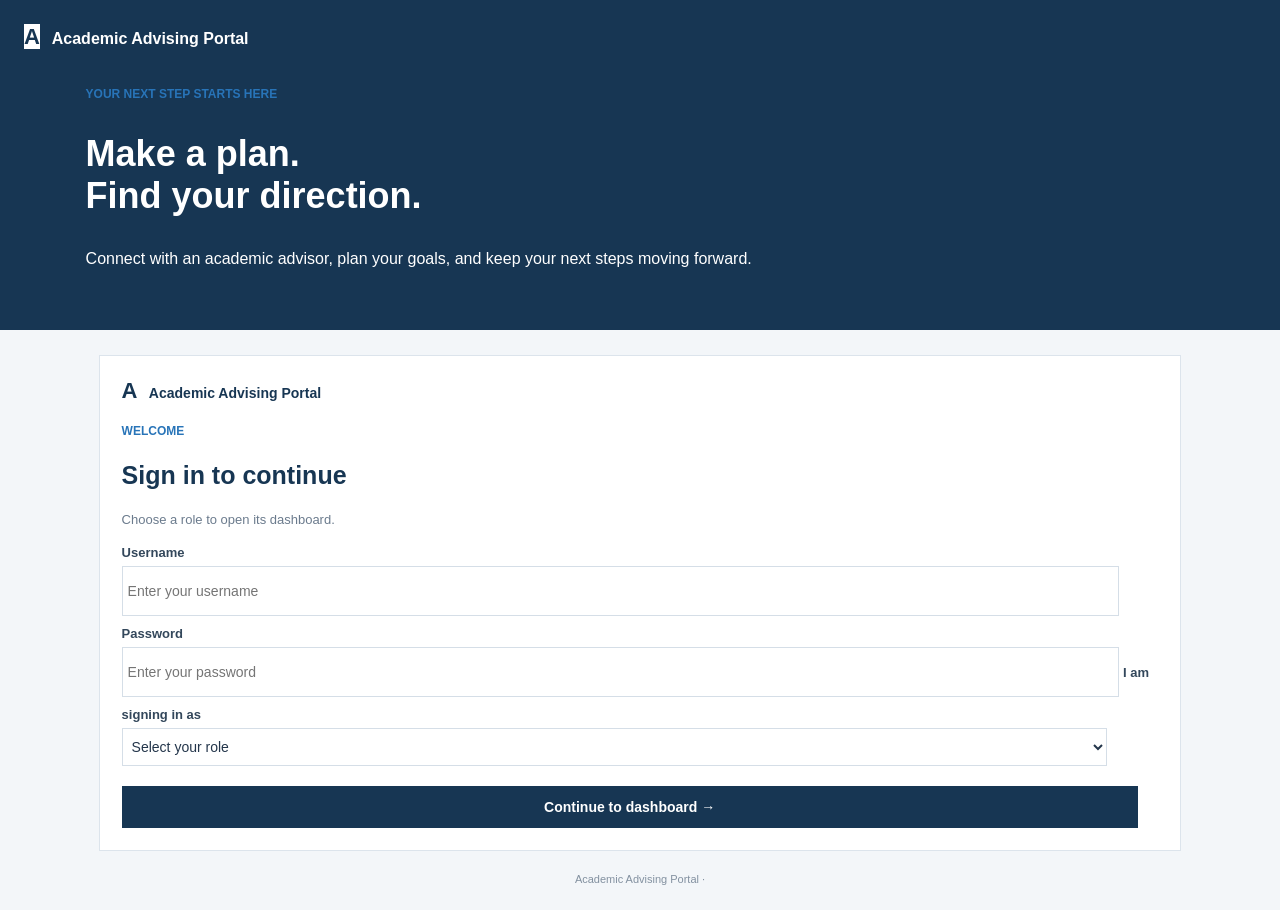
<file: index.html>
<!DOCTYPE html>
<html lang="en">
<head>
  <meta charset="UTF-8">
  <meta name="viewport" content="width=device-width, initial-scale=1.0">
  <meta name="description" content="Academic Advising Portal demonstration login">
  <title>Sign in | Academic Advising Portal</title>
  <link rel="stylesheet" href="css/login.css">
  <script src="js/login.js" defer></script>
</head>
<body>
  <main class="login-layout">
    <section class="login-intro" aria-labelledby="portal-title">
      <a class="brand" href="index.html" aria-label="Academic Advising Portal home">
        <span class="brand-mark" aria-hidden="true">A</span>
        <span>Academic Advising Portal</span>
      </a>
      <div class="intro-copy">
        <p class="eyebrow">YOUR NEXT STEP STARTS HERE</p>
        <h1>Make a plan.<br>Find your direction.</h1>
        <p>Connect with an academic advisor, plan your goals, and keep your next steps moving forward.</p>
      </div>
    </section>
    <section class="login-panel" aria-labelledby="portal-title">
      <div class="login-card">
        <div class="mobile-brand"><span class="brand-mark" aria-hidden="true">A</span> Academic Advising Portal</div>
        <p class="eyebrow">WELCOME</p>
        <h2 id="portal-title">Sign in to continue</h2>
        <p class="form-intro">Choose a role to open its dashboard.</p>
        <div id="login-error" class="message error-message" role="alert" hidden></div>
        <form id="login-form" novalidate>
          <label for="username">Username</label>
          <input id="username" name="username" type="text" autocomplete="username" placeholder="Enter your username">

          <label for="password">Password</label>
          <input id="password" name="password" type="password" autocomplete="current-password" placeholder="Enter your password">

          <label for="role">I am signing in as</label>
          <select id="role" name="role">
            <option value="">Select your role</option>
            <option value="student">Student</option>
            <option value="advisor">Advisor</option>
            <option value="administrator">Administrator</option>
          </select>

          <button class="primary-button" type="submit">Continue to dashboard <span aria-hidden="true">→</span></button>
        </form>
      </div>
      <footer>Academic Advising Portal <span aria-hidden="true">·</span></footer>
    </section>
  </main>
</body>
</html>
</file>
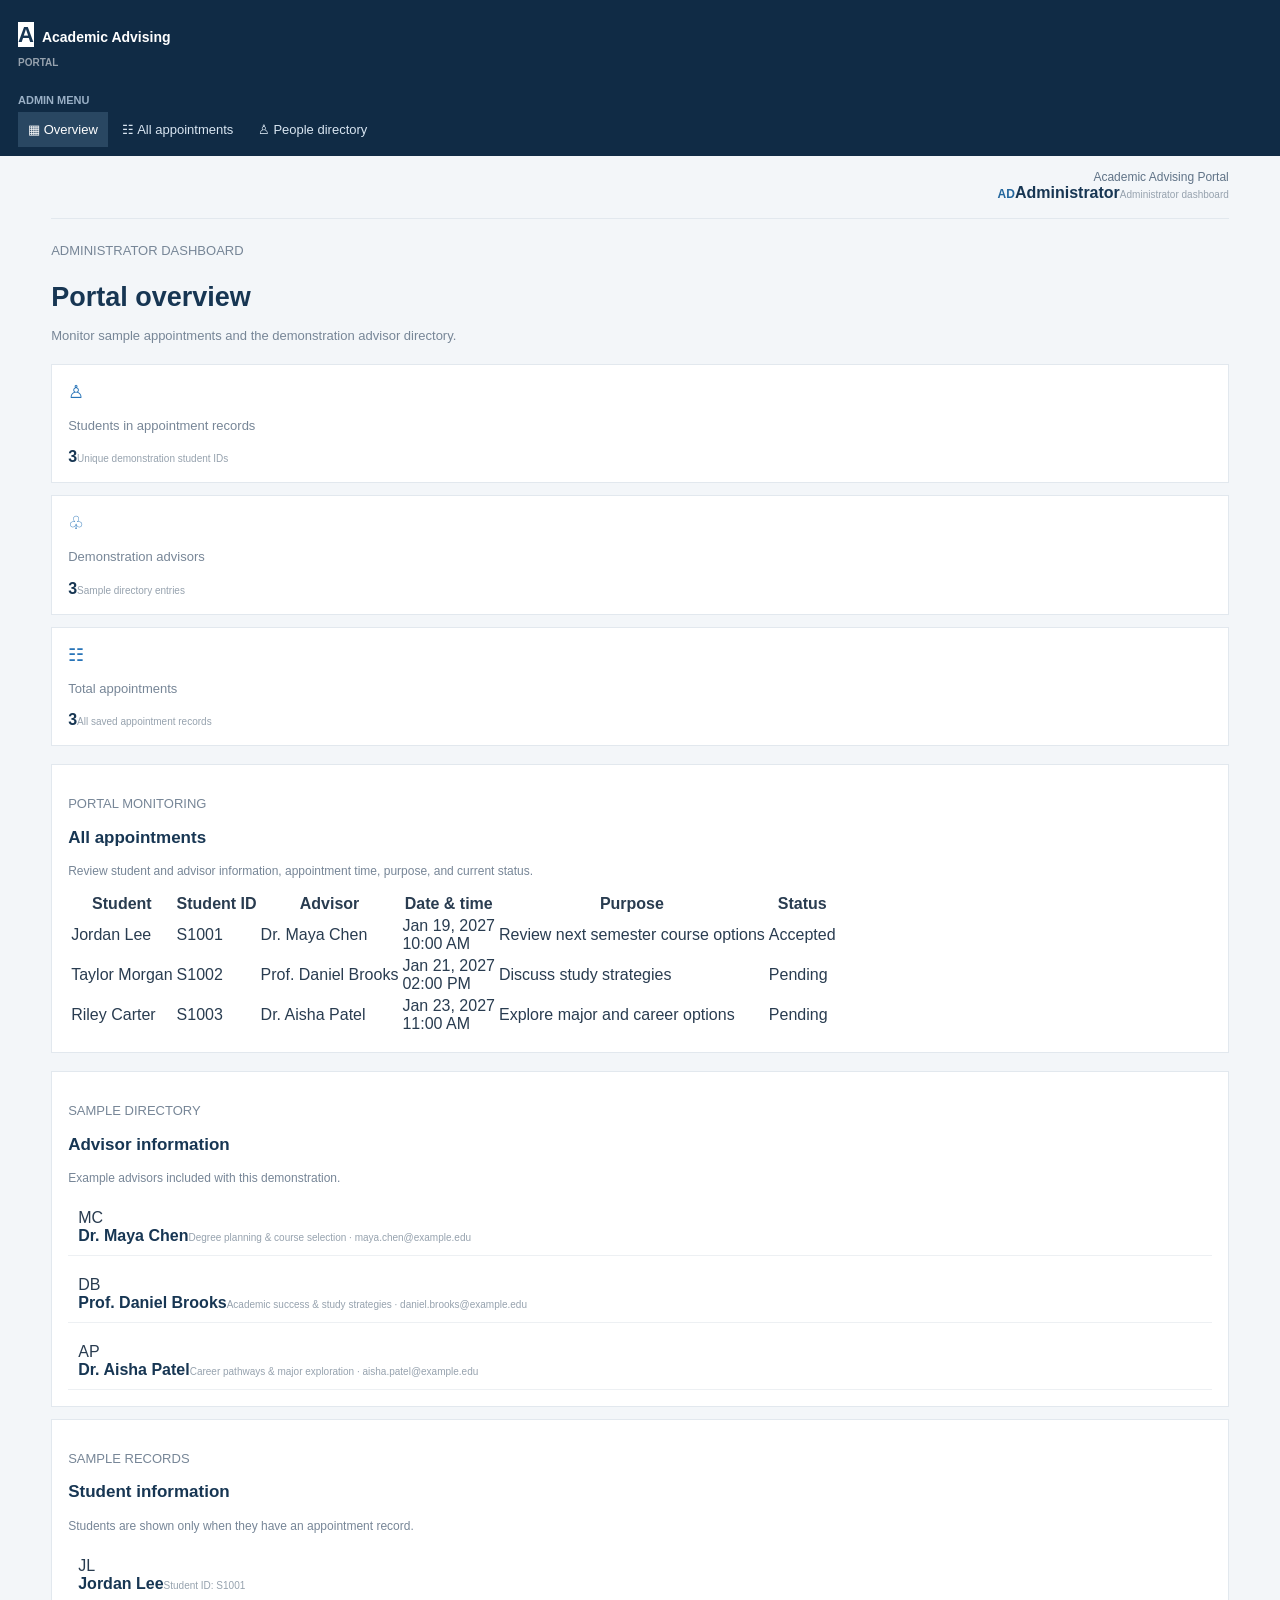
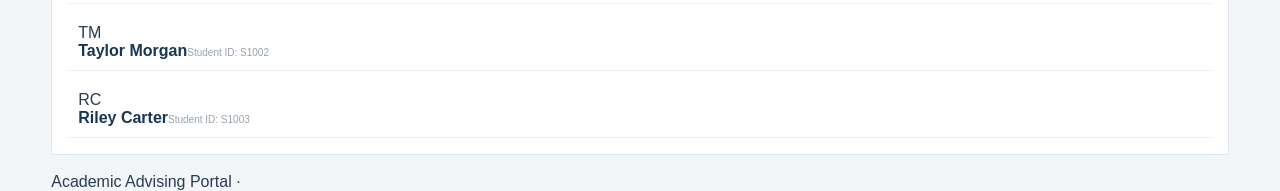
<file: admin.html>
<!DOCTYPE html>
<html lang="en">
<head>
  <meta charset="UTF-8">
  <meta name="viewport" content="width=device-width, initial-scale=1.0">
  <meta name="description" content="Administrator appointment monitoring dashboard">
  <title>Administrator Dashboard | Academic Advising Portal</title>
  <link rel="stylesheet" href="css/admin.css">
  <script src="js/portal-data.js" defer></script>
  <script src="js/admin.js" defer></script>
</head>
<body>
  <div class="app-shell">
    <aside class="sidebar">
      <a class="brand" href="admin.html"><span class="brand-mark">A</span><span>Academic Advising<br><small>PORTAL</small></span></a>
      <p class="nav-label">ADMIN MENU</p>
      <nav aria-label="Administrator navigation">
        <a class="nav-link active" href="#overview">▦ <span>Overview</span></a>
        <a class="nav-link" href="#appointments">☷ <span>All appointments</span></a>
        <a class="nav-link" href="#directories">♙ <span>People directory</span></a>
      </nav>
    </aside>
    <main class="main-content">
      <header class="topbar"><div class="mobile-title">Academic Advising Portal</div><div class="user-chip"><span class="avatar">AD</span><span><strong>Administrator</strong><small>Administrator dashboard</small></span></div></header>
      <section id="overview" class="page-heading"><div><p class="eyebrow">ADMINISTRATOR DASHBOARD</p><h1>Portal overview</h1><p>Monitor sample appointments and the demonstration advisor directory.</p></div></section>
      <div id="admin-message" class="message" role="status" hidden></div>
      <section class="stat-grid admin-stats" aria-label="Portal statistics">
        <article class="stat-card"><span class="stat-icon blue">♙</span><div><p>Students in appointment records</p><strong id="student-count">0</strong><small>Unique demonstration student IDs</small></div></article>
        <article class="stat-card"><span class="stat-icon violet">♧</span><div><p>Demonstration advisors</p><strong id="advisor-count">0</strong><small>Sample directory entries</small></div></article>
        <article class="stat-card"><span class="stat-icon green">☷</span><div><p>Total appointments</p><strong id="appointment-count">0</strong><small>All saved appointment records</small></div></article>
      </section>
      <section id="appointments" class="panel monitoring-panel">
        <div class="section-heading"><div><p class="eyebrow">PORTAL MONITORING</p><h2>All appointments</h2></div></div>
        <p class="section-description">Review student and advisor information, appointment time, purpose, and current status.</p>
        <div class="table-wrap"><table><thead><tr><th>Student</th><th>Student ID</th><th>Advisor</th><th>Date &amp; time</th><th>Purpose</th><th>Status</th></tr></thead><tbody id="admin-table-body"></tbody></table></div>
        <div id="empty-admin" class="empty-state" hidden>No appointment records are available.</div>
      </section>
      <section id="directories" class="directory-grid">
        <article class="panel"><div class="section-heading"><div><p class="eyebrow">SAMPLE DIRECTORY</p><h2>Advisor information</h2></div></div><p class="section-description">Example advisors included with this demonstration.</p><div id="admin-advisor-list" class="directory-list"></div></article>
        <article class="panel"><div class="section-heading"><div><p class="eyebrow">SAMPLE RECORDS</p><h2>Student information</h2></div></div><p class="section-description">Students are shown only when they have an appointment record.</p><div id="admin-student-list" class="directory-list"></div></article>
      </section>
      <footer class="page-footer">Academic Advising Portal ·</footer>
    </main>
  </div>
</body>
</html>
</file>
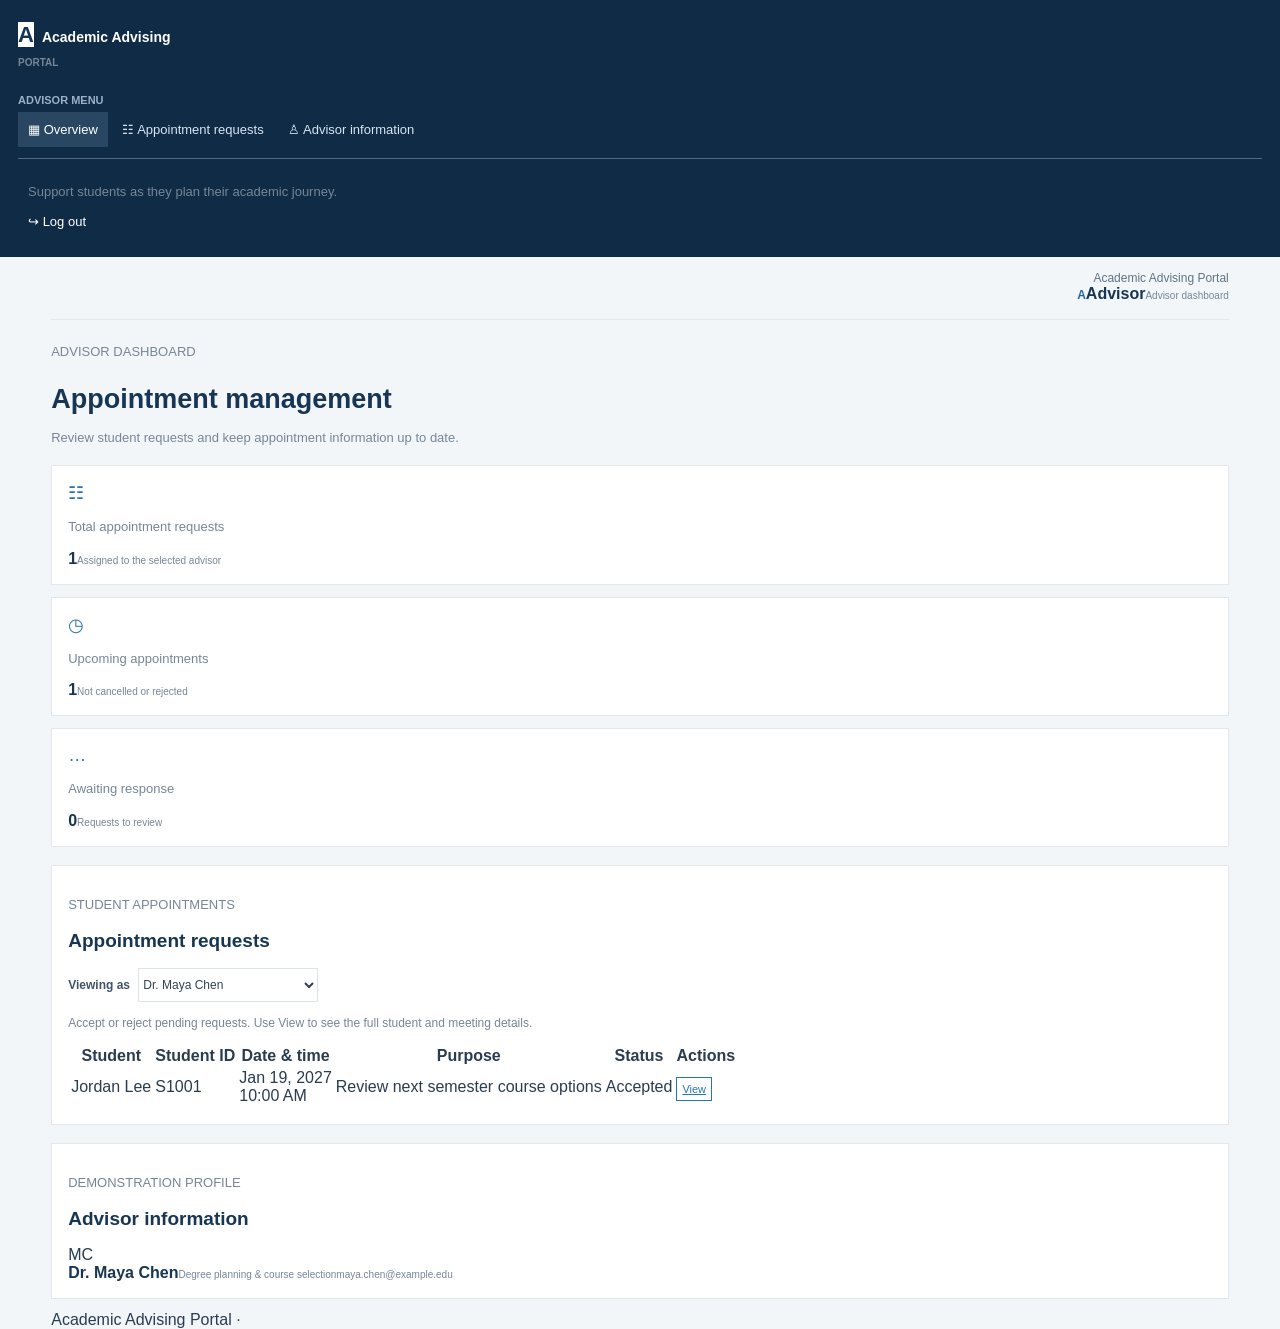
<file: advisor.html>
<!DOCTYPE html>
<html lang="en">
<head>
  <meta charset="UTF-8">
  <meta name="viewport" content="width=device-width, initial-scale=1.0">
  <meta name="description" content="Advisor appointment management dashboard">
  <title>Advisor Dashboard | Academic Advising Portal</title>
  <link rel="stylesheet" href="css/advisor.css">
  <script src="js/portal-data.js" defer></script>
  <script src="js/advisor.js" defer></script>
</head>
<body>
  <div class="app-shell">
    <aside class="sidebar">
      <a class="brand" href="advisor.html"><span class="brand-mark">A</span><span>Academic Advising<br><small>PORTAL</small></span></a>
      <p class="nav-label">ADVISOR MENU</p>
      <nav aria-label="Advisor navigation">
        <a class="nav-link active" href="#overview">▦ <span>Overview</span></a>
        <a class="nav-link" href="#requests">☷ <span>Appointment requests</span></a>
        <a class="nav-link" href="#advisor-info">♙ <span>Advisor information</span></a>
      </nav>
      <div class="sidebar-bottom"><p>Support students as they plan their academic journey.</p><a class="logout-link" href="index.html">↪ <span>Log out</span></a></div>
    </aside>
    <main class="main-content">
      <header class="topbar"><div class="mobile-title">Academic Advising Portal</div><div class="user-chip"><span class="avatar">A</span><span><strong>Advisor</strong><small>Advisor dashboard</small></span></div></header>
      <section id="overview" class="page-heading"><div><p class="eyebrow">ADVISOR DASHBOARD</p><h1>Appointment management</h1><p>Review student requests and keep appointment information up to date.</p></div></section>
      <div id="advisor-message" class="message" role="status" hidden></div>
      <section class="stat-grid advisor-summary" aria-label="Appointment overview">
        <article class="stat-card"><span class="stat-icon blue">☷</span><div><p>Total appointment requests</p><strong id="request-count">0</strong><small>Assigned to the selected advisor</small></div></article>
        <article class="stat-card"><span class="stat-icon green">◷</span><div><p>Upcoming appointments</p><strong id="upcoming-count">0</strong><small>Not cancelled or rejected</small></div></article>
        <article class="stat-card"><span class="stat-icon violet">…</span><div><p>Awaiting response</p><strong id="pending-count">0</strong><small>Requests to review</small></div></article>
      </section>
      <section id="requests" class="panel monitoring-panel">
        <div class="section-heading"><div><p class="eyebrow">STUDENT APPOINTMENTS</p><h2>Appointment requests</h2></div><label class="advisor-filter-label" for="advisor-filter">Viewing as <select id="advisor-filter" aria-label="Select demonstration advisor"></select></label></div>
        <p class="section-description">Accept or reject pending requests. Use View to see the full student and meeting details.</p>
        <div class="table-wrap"><table><thead><tr><th>Student</th><th>Student ID</th><th>Date &amp; time</th><th>Purpose</th><th>Status</th><th>Actions</th></tr></thead><tbody id="request-table-body"></tbody></table></div>
        <div id="empty-requests" class="empty-state" hidden>No appointments are assigned to this advisor yet.</div>
      </section>
      <section id="advisor-info" class="panel advisor-info-panel">
        <div class="section-heading"><div><p class="eyebrow">DEMONSTRATION PROFILE</p><h2>Advisor information</h2></div></div>
        <div id="advisor-profile" class="advisor-card"></div>
      </section>
      <footer class="page-footer">Academic Advising Portal ·</footer>
    </main>
  </div>
  <dialog id="appointment-dialog" class="details-dialog" aria-labelledby="dialog-title">
    <div class="dialog-content"><p class="eyebrow">APPOINTMENT DETAILS</p><h2 id="dialog-title">Student appointment</h2><dl id="appointment-details" class="detail-list"></dl><div class="dialog-footer"><button id="close-dialog" class="button button-secondary" type="button">Close</button></div></div>
  </dialog>
</body>
</html>
</file>
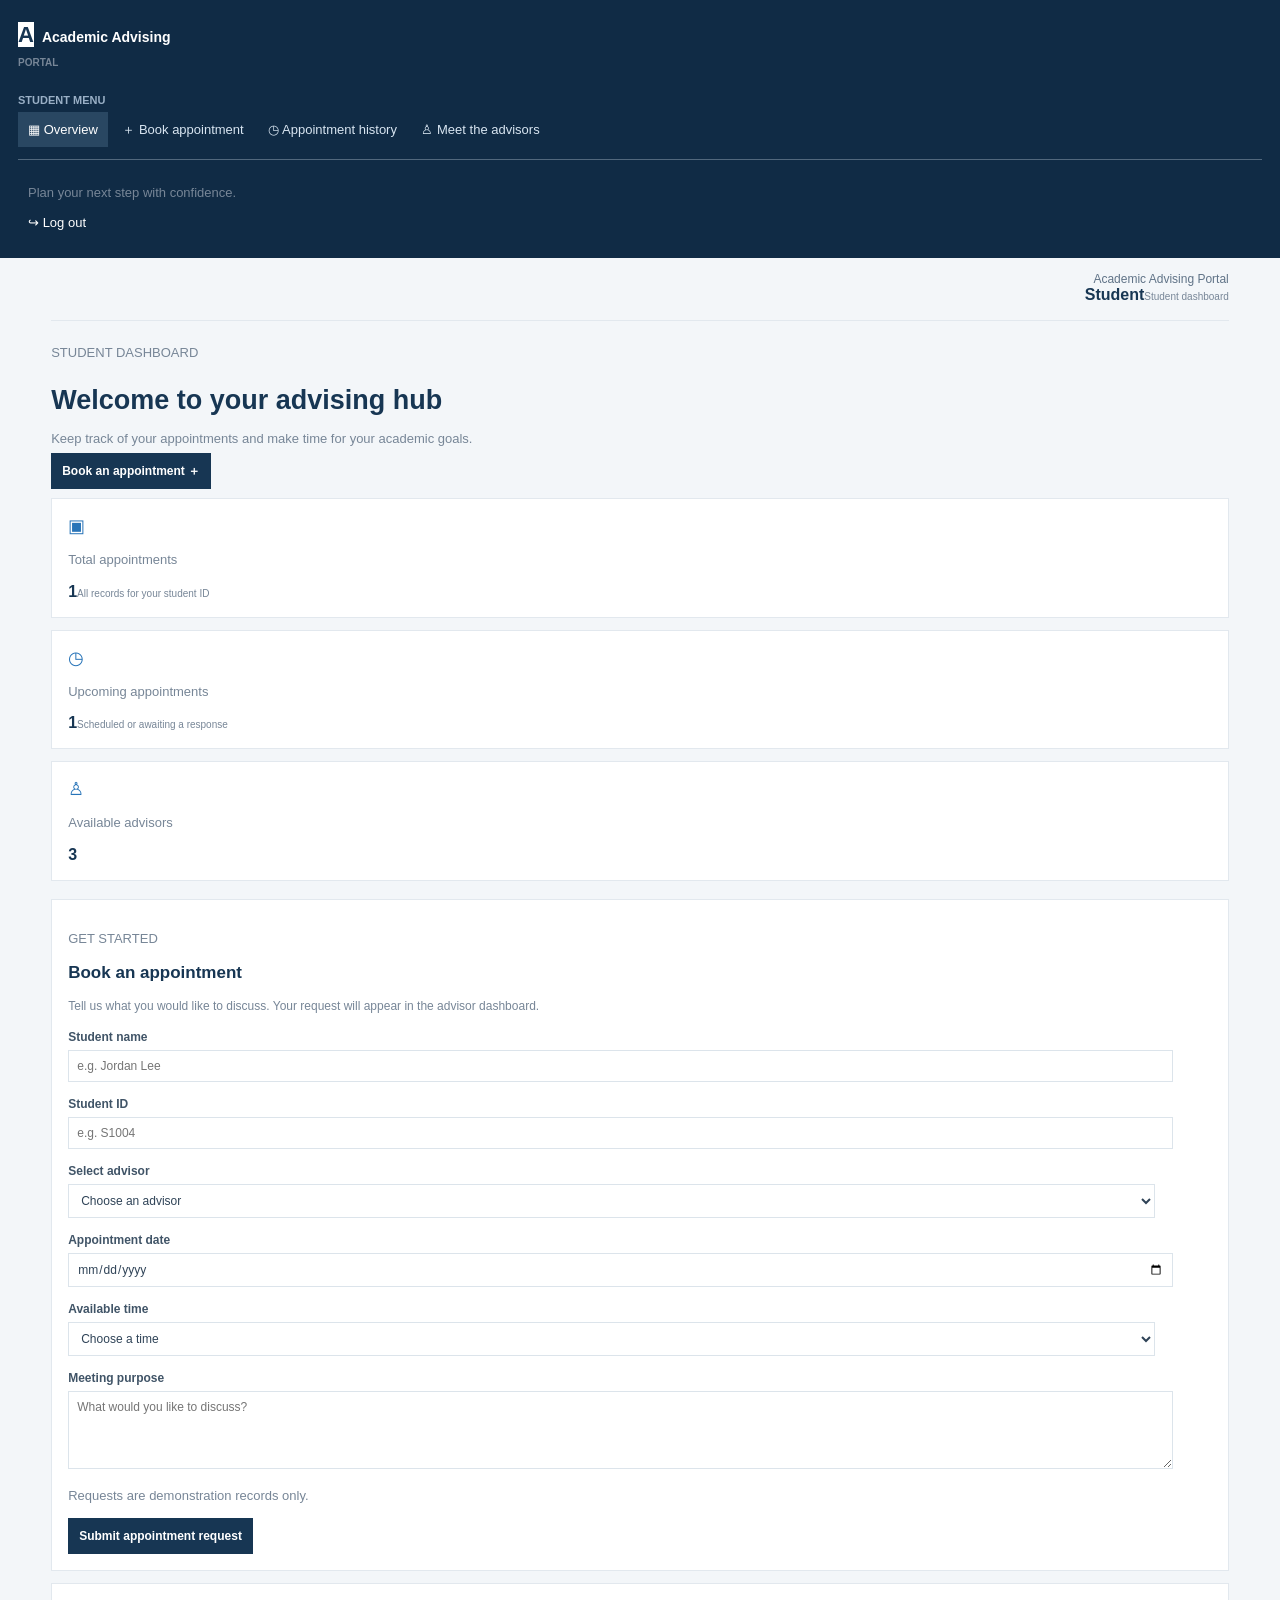
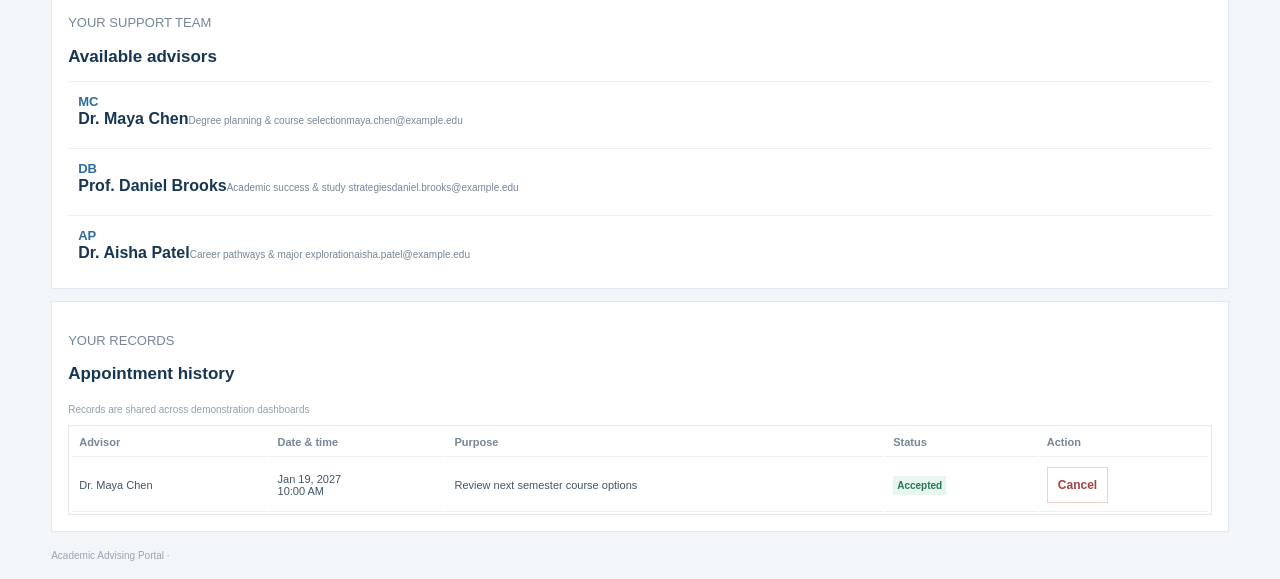
<file: student.html>
<!DOCTYPE html>
<html lang="en">
<head>
  <meta charset="UTF-8">
  <meta name="viewport" content="width=device-width, initial-scale=1.0">
  <meta name="description" content="Student academic advising dashboard">
  <title>Student Dashboard | Academic Advising Portal</title>
  <link rel="stylesheet" href="css/student.css">
  <script src="js/portal-data.js" defer></script>
  <script src="js/student.js" defer></script>
</head>
<body>
  <div class="app-shell">
    <aside class="sidebar">
      <a class="brand" href="student.html"><span class="brand-mark">A</span><span>Academic Advising<br><small>PORTAL</small></span></a>
      <p class="nav-label">STUDENT MENU</p>
      <nav aria-label="Student navigation">
        <a class="nav-link active" href="#overview">▦ <span>Overview</span></a>
        <a class="nav-link" href="#book-appointment">＋ <span>Book appointment</span></a>
        <a class="nav-link" href="#appointment-history">◷ <span>Appointment history</span></a>
        <a class="nav-link" href="#advisors">♙ <span>Meet the advisors</span></a>
      </nav>
      <div class="sidebar-bottom"><p>Plan your next step with confidence.</p><a class="logout-link" href="index.html">↪ <span>Log out</span></a></div>
    </aside>
    <main class="main-content">
      <header class="topbar"><div class="mobile-title">Academic Advising Portal</div><div class="user-chip"><span class="avatar"></span><span><strong>Student</strong><small>Student dashboard</small></span></div></header>
      <section id="overview" class="page-heading"><div><p class="eyebrow">STUDENT DASHBOARD</p><h1>Welcome to your advising hub</h1><p>Keep track of your appointments and make time for your academic goals.</p></div><a class="button button-primary" href="#book-appointment">Book an appointment <span aria-hidden="true">＋</span></a></section>
      <div id="student-message" class="message" role="status" hidden></div>
      <section class="stat-grid" aria-label="Appointment overview">
        <article class="stat-card"><span class="stat-icon blue">▣</span><div><p>Total appointments</p><strong id="total-appointments">0</strong><small>All records for your student ID</small></div></article>
        <article class="stat-card"><span class="stat-icon green">◷</span><div><p>Upcoming appointments</p><strong id="upcoming-appointments">0</strong><small>Scheduled or awaiting a response</small></div></article>
        <article class="stat-card"><span class="stat-icon violet">♙</span><div><p>Available advisors</p><strong id="advisor-count">0</strong></div></article>
      </section>
      <section class="content-grid">
        <article id="book-appointment" class="panel booking-panel">
          <div class="section-heading"><div><p class="eyebrow">GET STARTED</p><h2>Book an appointment</h2></div></div>
          <p class="section-description">Tell us what you would like to discuss. Your request will appear in the advisor dashboard.</p>
          <form id="booking-form" class="form-grid" novalidate>
            <div class="field"><label for="student-name">Student name</label><input id="student-name" name="studentName" required placeholder="e.g. Jordan Lee"></div>
            <div class="field"><label for="student-id">Student ID</label><input id="student-id" name="studentId" required placeholder="e.g. S1004"></div>
            <div class="field"><label for="advisor-select">Select advisor</label><select id="advisor-select" name="advisorId" required><option value="">Choose an advisor</option></select></div>
            <div class="field"><label for="appointment-date">Appointment date</label><input id="appointment-date" name="date" type="date" required></div>
            <div class="field"><label for="appointment-time">Available time</label><select id="appointment-time" name="time" required><option value="">Choose a time</option><option>09:00 AM</option><option>10:00 AM</option><option>11:00 AM</option><option>01:00 PM</option><option>02:00 PM</option><option>03:00 PM</option></select></div>
            <div class="field full-width"><label for="purpose">Meeting purpose</label><textarea id="purpose" name="purpose" rows="3" required placeholder="What would you like to discuss?"></textarea></div>
            <div class="form-footer full-width"><p>Requests are demonstration records only.</p><button class="button button-primary" type="submit">Submit appointment request</button></div>
          </form>
        </article>
        <aside id="advisors" class="panel advisor-panel">
          <div class="section-heading"><div><p class="eyebrow">YOUR SUPPORT TEAM</p><h2>Available advisors</h2></div></div>
          <div id="advisor-list" class="advisor-list"></div>
        </aside>
      </section>
      <section id="appointment-history" class="panel history-panel">
        <div class="section-heading"><div><p class="eyebrow">YOUR RECORDS</p><h2>Appointment history</h2></div><span class="table-note">Records are shared across demonstration dashboards</span></div>
        <div class="table-wrap"><table><thead><tr><th>Advisor</th><th>Date &amp; time</th><th>Purpose</th><th>Status</th><th>Action</th></tr></thead><tbody id="appointment-table-body"></tbody></table></div>
        <div id="empty-appointments" class="empty-state" hidden>No appointments match this student ID yet. Submit a request above to get started.</div>
      </section>
      <footer class="page-footer">Academic Advising Portal ·</footer>
    </main>
  </div>
</body>
</html>
</file>
<file: css/login.css>
/* Basic page colors and text */
body {
  margin: 0;
  background-color: #f3f6f9;
  color: #24364b;
  font-family: Arial, sans-serif;
}

/* Login page heading area */
.login-intro {
  padding: 24px;
  background-color: #173653;
  color: #ffffff;
}

.brand {
  color: #ffffff;
  font-size: 16px;
  font-weight: bold;
  text-decoration: none;
}

.brand-mark {
  margin-right: 8px;
  background-color: #ffffff;
  color: #173653;
  font-size: 22px;
  text-align: center;
}

.intro-copy {
  width: 90%;
  margin: 35px auto;
}

.eyebrow {
  color: #2874b8;
  font-size: 12px;
  font-weight: bold;
}

h1 {
  font-size: 36px;
}

p {
  font-size: 16px;
  line-height: 1.5;
}

.intro-note {
  color: #c6d7e6;
  font-size: 12px;
}

/* Login form */
.login-panel {
  width: 90%;
  margin: 25px auto;
}

.login-card {
  width: 90%;
  margin: 0 auto;
  padding: 22px;
  border: 1px solid #dce4ec;
  background-color: #ffffff;
}

h2 {
  color: #173653;
  font-size: 25px;
}

.form-intro,
.demo-note {
  color: #6b7b8d;
  font-size: 13px;
  line-height: 1.5;
}

label {
  margin-top: 12px;
  color: #33475b;
  font-size: 13px;
  font-weight: bold;
}

input,
select {
  width: 95%;
  height: 38px;
  margin-top: 5px;
  margin-bottom: 8px;
  padding: 5px;
  border: 1px solid #d5dee7;
  background-color: #ffffff;
  color: #24364b;
  font-family: Arial, sans-serif;
  font-size: 14px;
}

.primary-button {
  width: 98%;
  height: 42px;
  margin-top: 12px;
  border: 1px solid #173653;
  background-color: #173653;
  color: #ffffff;
  font-size: 14px;
  font-weight: bold;
}

.message {
  margin-bottom: 12px;
  padding: 10px;
  font-size: 13px;
}

.error-message {
  background-color: #fff0ef;
  color: #a43838;
}

.mobile-brand {
  margin-bottom: 18px;
  color: #173653;
  font-size: 14px;
  font-weight: bold;
}

footer {
  margin-top: 22px;
  color: #8391a0;
  font-size: 11px;
  text-align: center;
}
</file>
<file: css/admin.css>
/* Basic dashboard colors and text */
body {
  margin: 0;
  background-color: #f3f6f9;
  color: #293c50;
  font-family: Arial, sans-serif;
}

/* Portal name and navigation */
.sidebar {
  padding: 18px;
  background-color: #102b45;
  color: #ffffff;
}

.brand {
  color: #ffffff;
  font-size: 14px;
  font-weight: bold;
  line-height: 1.5;
  text-decoration: none;
}

.brand-mark {
  margin-right: 8px;
  background-color: #ffffff;
  color: #173653;
  font-size: 22px;
  text-align: center;
}

small {
  color: #bdccda;
  font-size: 10px;
}

.nav-label {
  margin-top: 20px;
  color: #9ab0c6;
  font-size: 11px;
  font-weight: bold;
}

.nav-link {
  padding: 10px;
  color: #d8e5f1;
  font-size: 13px;
  text-decoration: none;
}

.nav-link.active {
  background-color: #294762;
  color: #ffffff;
}

.sidebar-bottom {
  margin-top: 20px;
  padding: 10px;
  border-top: 1px solid #52687d;
  color: #bdccda;
  font-size: 12px;
}

.logout-link {
  margin-top: 12px;
  color: #ffffff;
  font-size: 13px;
  text-decoration: none;
}

/* Main dashboard area */
.main-content {
  width: 92%;
  margin: 0 auto;
}

.topbar {
  height: 48px;
  padding-top: 14px;
  border-bottom: 1px solid #e2e8ee;
  text-align: right;
}

.mobile-title {
  color: #607387;
  font-size: 12px;
}

.user-chip {
  color: #34495c;
  font-size: 12px;
}

small {
  color: #778697;
  font-size: 10px;
}

.avatar {
  color: #24679d;
  font-weight: bold;
}

.page-heading {
  margin-top: 22px;
  margin-bottom: 18px;
}

h1 {
  margin-bottom: 8px;
  color: #173653;
  font-size: 27px;
}

p,
.section-description {
  color: #778697;
  font-size: 13px;
  line-height: 1.5;
}

.button {
  padding: 10px;
  border: 1px solid #173653;
  font-size: 12px;
  font-weight: bold;
  text-decoration: none;
}

.button-primary {
  background-color: #173653;
  color: #ffffff;
}

.button-secondary {
  background-color: #ffffff;
  color: #40566b;
}

.button-danger {
  border: 1px solid #efd0cf;
  background-color: #ffffff;
  color: #a34340;
}

/* Summary information and white panels */
.stat-grid {
  margin-bottom: 18px;
}

.stat-card,
.panel {
  margin-bottom: 12px;
  padding: 16px;
  border: 1px solid #e2e8ee;
  background-color: #ffffff;
}

.stat-icon {
  color: #2874b8;
  font-size: 18px;
}

strong {
  color: #173653;
  font-size: 16px;
}

small {
  color: #96a2ae;
  font-size: 10px;
}

.section-heading {
  margin-bottom: 8px;
}

h2 {
  color: #173653;
  font-size: 17px;
}

.section-description {
  font-size: 12px;
}

/* Appointment and directory tables */
.monitoring-panel {
  margin-bottom: 18px;
}

.directory-grid {
  margin-bottom: 18px;
}

.directory-item {
  margin-top: 10px;
  padding: 10px;
  border-bottom: 1px solid #edf0f3;
}
</file>
<file: css/advisor.css>
/* Basic dashboard colors and text */
body {
  margin: 0;
  background-color: #f3f6f9;
  color: #293c50;
  font-family: Arial, sans-serif;
}

/* Portal name and navigation */
.sidebar {
  padding: 18px;
  background-color: #102b45;
  color: #ffffff;
}

.brand {
  color: #ffffff;
  font-size: 14px;
  font-weight: bold;
  line-height: 1.5;
  text-decoration: none;
}

.brand-mark {
  margin-right: 8px;
  background-color: #ffffff;
  color: #173653;
  font-size: 22px;
  text-align: center;
}

small {
  color: #bdccda;
  font-size: 10px;
}

.nav-label {
  margin-top: 20px;
  color: #9ab0c6;
  font-size: 11px;
  font-weight: bold;
}

.nav-link {
  padding: 10px;
  color: #d8e5f1;
  font-size: 13px;
  text-decoration: none;
}

.nav-link.active {
  background-color: #294762;
  color: #ffffff;
}

.sidebar-bottom {
  margin-top: 20px;
  padding: 10px;
  border-top: 1px solid #52687d;
  color: #bdccda;
  font-size: 12px;
}

.logout-link {
  margin-top: 12px;
  color: #ffffff;
  font-size: 13px;
  text-decoration: none;
}

/* Main dashboard area */
.main-content {
  width: 92%;
  margin: 0 auto;
}

.topbar {
  height: 48px;
  padding-top: 14px;
  border-bottom: 1px solid #e2e8ee;
  text-align: right;
}

.mobile-title {
  color: #607387;
  font-size: 12px;
}

.user-chip {
  color: #34495c;
  font-size: 12px;
}

small {
  color: #778697;
  font-size: 10px;
}

.avatar {
  color: #24679d;
  font-weight: bold;
}

.page-heading {
  margin-top: 22px;
  margin-bottom: 18px;
}

h1 {
  margin-bottom: 8px;
  color: #173653;
  font-size: 27px;
}

p,
.section-description {
  color: #778697;
  font-size: 13px;
  line-height: 1.5;
}

.button {
  padding: 10px;
  border: 1px solid #173653;
  font-size: 12px;
  font-weight: bold;
  text-decoration: none;
}

.button-primary {
  background-color: #173653;
  color: #ffffff;
}

.button-secondary {
  background-color: #ffffff;
  color: #40566b;
}

.button-danger {
  border: 1px solid #efd0cf;
  background-color: #ffffff;
  color: #a34340;
}

/* Summary information and white panels */
.stat-grid {
  margin-bottom: 18px;
}

.stat-card,
.panel {
  margin-bottom: 12px;
  padding: 16px;
  border: 1px solid #e2e8ee;
  background-color: #ffffff;
}

.stat-icon {
  color: #2874b8;
  font-size: 18px;
}

strong {
  color: #173653;
  font-size: 16px;
}

.section-heading {
  margin-bottom: 8px;
}

h2 {
  color: #173653;
  font-size: 17px;
}

.section-description {
  font-size: 12px;
}

/* Appointment list and advisor information */
.advisor-filter-label {
  color: #405467;
  font-size: 12px;
  font-weight: bold;
}

select {
  width: 180px;
  height: 34px;
  margin-left: 5px;
  border: 1px solid #dce4eb;
  background-color: #ffffff;
  color: #2f4357;
  font-family: Arial, sans-serif;
  font-size: 12px;
}

.request-actions {
  margin-top: 5px;
}

.detail-button {
  padding: 5px;
  border: 1px solid #2874b8;
  background-color: #ffffff;
  color: #2874b8;
  font-size: 11px;
  text-decoration: underline;
}

.advisor-summary,
.monitoring-panel {
  margin-bottom: 18px;
}

/* Appointment detail window */
.details-dialog {
  width: 80%;
  padding: 18px;
  border: 1px solid #e2e8ee;
  background-color: #ffffff;
  color: #293c50;
}

h2 {
  color: #173653;
  font-size: 19px;
}

dt {
  margin-top: 8px;
  color: #778697;
  font-size: 12px;
}

dd {
  margin-left: 0;
  color: #293c50;
  font-size: 12px;
}

.dialog-footer {
  margin-top: 15px;
}
</file>
<file: css/student.css>
/* Basic dashboard colors and text */
body {
  margin: 0;
  background-color: #f3f6f9;
  color: #293c50;
  font-family: Arial, sans-serif;
}

/* Portal name and navigation */
.sidebar {
  padding: 18px;
  background-color: #102b45;
  color: #ffffff;
}

.brand {
  color: #ffffff;
  font-size: 14px;
  font-weight: bold;
  line-height: 1.5;
  text-decoration: none;
}

.brand-mark {
  margin-right: 8px;
  background-color: #ffffff;
  color: #173653;
  font-size: 22px;
  text-align: center;
}

small {
  color: #bdccda;
  font-size: 10px;
}

.nav-label {
  margin-top: 20px;
  color: #9ab0c6;
  font-size: 11px;
  font-weight: bold;
}

.nav-link {
  padding: 10px;
  color: #d8e5f1;
  font-size: 13px;
  text-decoration: none;
}

.nav-link.active {
  background-color: #294762;
  color: #ffffff;
}

.sidebar-bottom {
  margin-top: 20px;
  padding: 10px;
  border-top: 1px solid #52687d;
  color: #bdccda;
  font-size: 12px;
}

.logout-link {
  margin-top: 12px;
  color: #ffffff;
  font-size: 13px;
  text-decoration: none;
}

/* Main dashboard area */
.main-content {
  width: 92%;
  margin: 0 auto;
}

.topbar {
  height: 48px;
  padding-top: 14px;
  border-bottom: 1px solid #e2e8ee;
  text-align: right;
}

.mobile-title {
  color: #607387;
  font-size: 12px;
}

.user-chip {
  color: #34495c;
  font-size: 12px;
}

small {
  color: #778697;
  font-size: 10px;
}

.avatar {
  color: #24679d;
  font-weight: bold;
}

.page-heading {
  margin-top: 22px;
  margin-bottom: 18px;
}

h1 {
  margin-bottom: 8px;
  color: #173653;
  font-size: 27px;
}

p,
.section-description {
  color: #778697;
  font-size: 13px;
  line-height: 1.5;
}

.button {
  padding: 10px;
  border: 1px solid #173653;
  font-size: 12px;
  font-weight: bold;
  text-decoration: none;
}

.button-primary {
  background-color: #173653;
  color: #ffffff;
}

.button-secondary {
  background-color: #ffffff;
  color: #40566b;
}

.button-danger {
  border: 1px solid #efd0cf;
  background-color: #ffffff;
  color: #a34340;
}

/* Summary information and white panels */
.stat-grid {
  margin-bottom: 18px;
}

.stat-card,
.panel {
  margin-bottom: 12px;
  padding: 16px;
  border: 1px solid #e2e8ee;
  background-color: #ffffff;
}

.stat-icon {
  color: #2874b8;
  font-size: 18px;
}

strong {
  color: #173653;
  font-size: 16px;
}

.section-heading {
  margin-bottom: 8px;
}

h2 {
  color: #173653;
  font-size: 17px;
}

.section-description {
  font-size: 12px;
}

/* Booking form */
.field {
  margin-bottom: 12px;
}

label {
  color: #405467;
  font-size: 12px;
  font-weight: bold;
}

input,
select,
textarea {
  width: 95%;
  margin-top: 5px;
  padding: 8px;
  border: 1px solid #dce4eb;
  background-color: #ffffff;
  color: #2f4357;
  font-family: Arial, sans-serif;
  font-size: 12px;
}

textarea {
  height: 60px;
}

.form-footer {
  margin-top: 12px;
}

/* Advisor list, appointment table and messages */
.advisor-card,
.directory-item {
  margin-top: 10px;
  padding: 10px;
  border-top: 1px solid #edf0f3;
}

.advisor-avatar {
  color: #2e6d9e;
  font-size: 13px;
  font-weight: bold;
}

.table-note {
  color: #91a0ad;
  font-size: 10px;
}

table {
  width: 100%;
  border: 1px solid #e2e8ee;
  background-color: #ffffff;
  color: #425568;
  font-size: 11px;
  text-align: left;
}

th,
td {
  padding: 8px;
  border-bottom: 1px solid #edf0f3;
}

th {
  color: #778797;
  font-weight: bold;
}

.status {
  padding: 4px;
  font-size: 10px;
  font-weight: bold;
}

.status-pending {
  background-color: #fff5dc;
  color: #986d17;
}

.status-accepted {
  background-color: #e7f6ee;
  color: #267856;
}

.status-rejected,
.status-cancelled {
  background-color: #fdeceb;
  color: #9c4844;
}

.empty-state {
  padding: 18px;
  color: #83919d;
  font-size: 12px;
  text-align: center;
}

.message {
  margin-bottom: 12px;
  padding: 10px;
  font-size: 12px;
}

.message-success {
  background-color: #e9f7ef;
  color: #236a4b;
}

.message-error {
  background-color: #fff0ef;
  color: #99413e;
}

.page-footer {
  margin-top: 18px;
  margin-bottom: 18px;
  color: #9aa5af;
  font-size: 10px;
}
</file>
